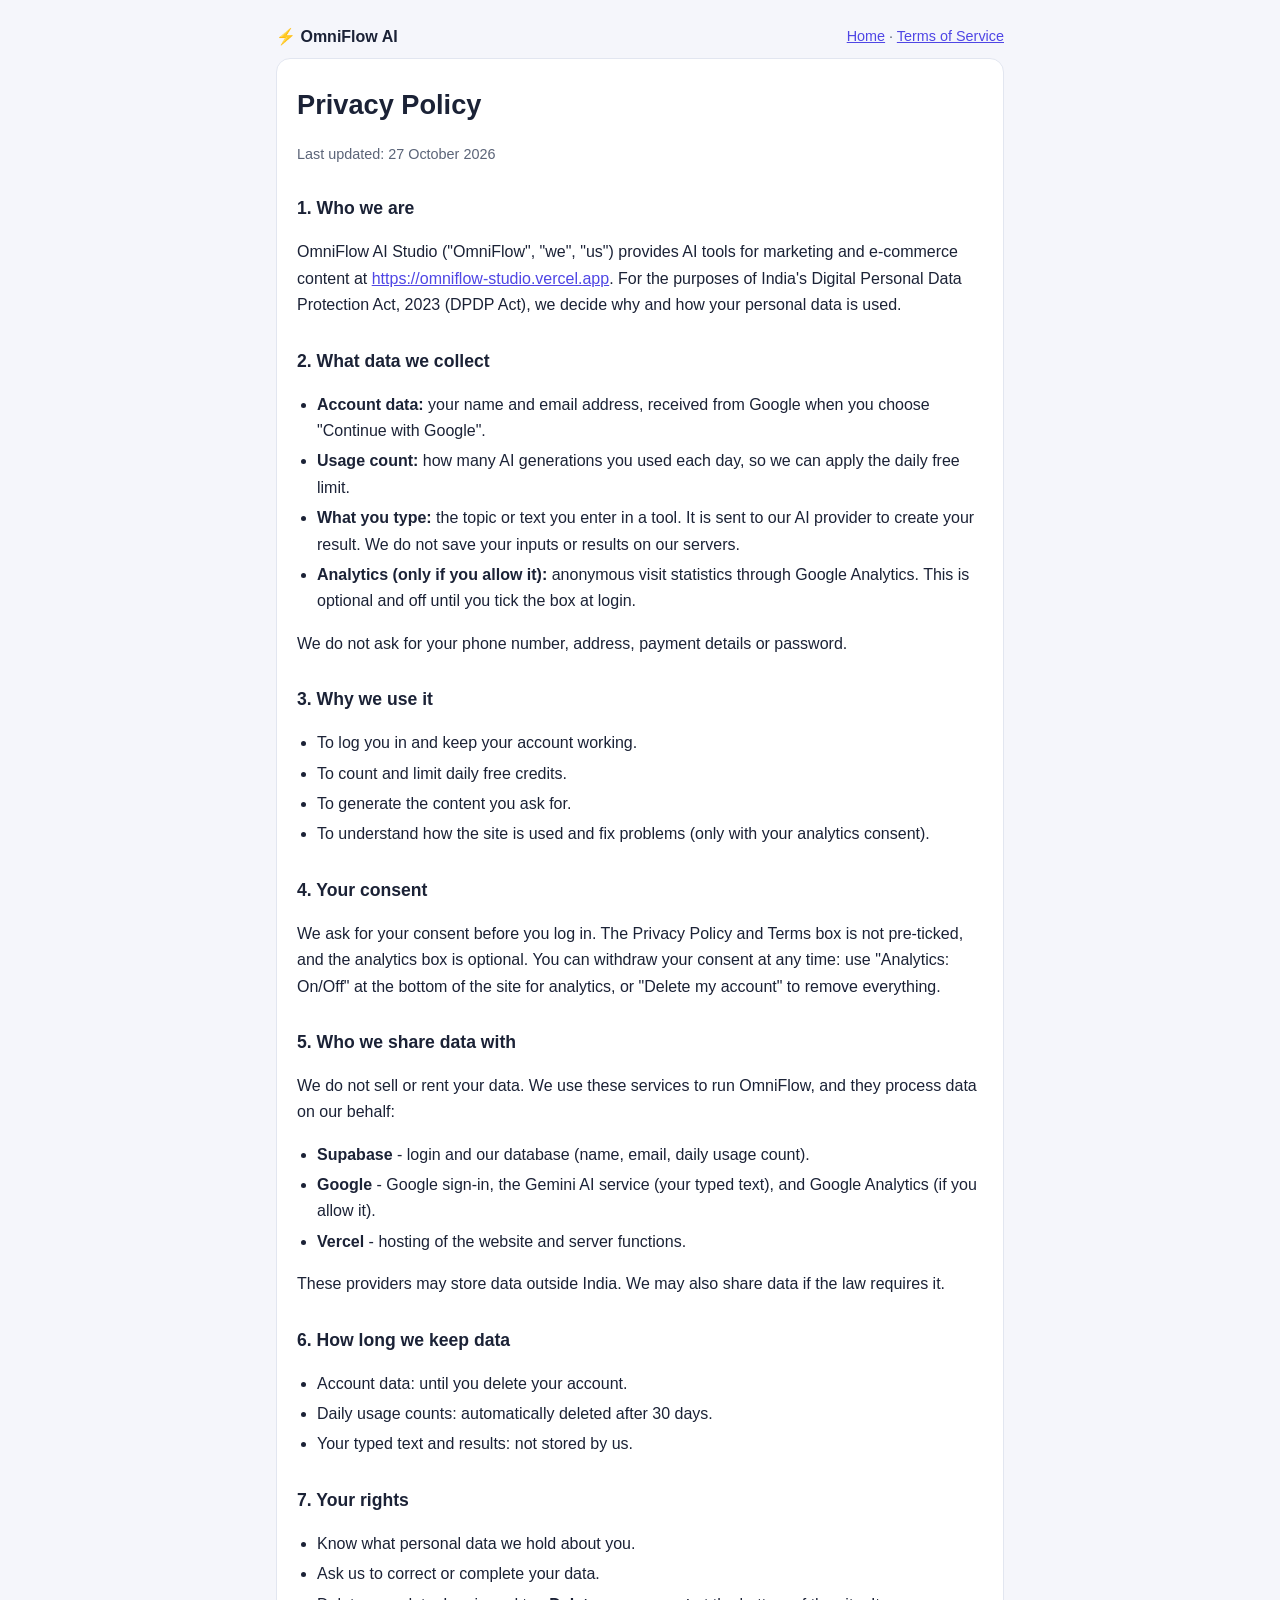
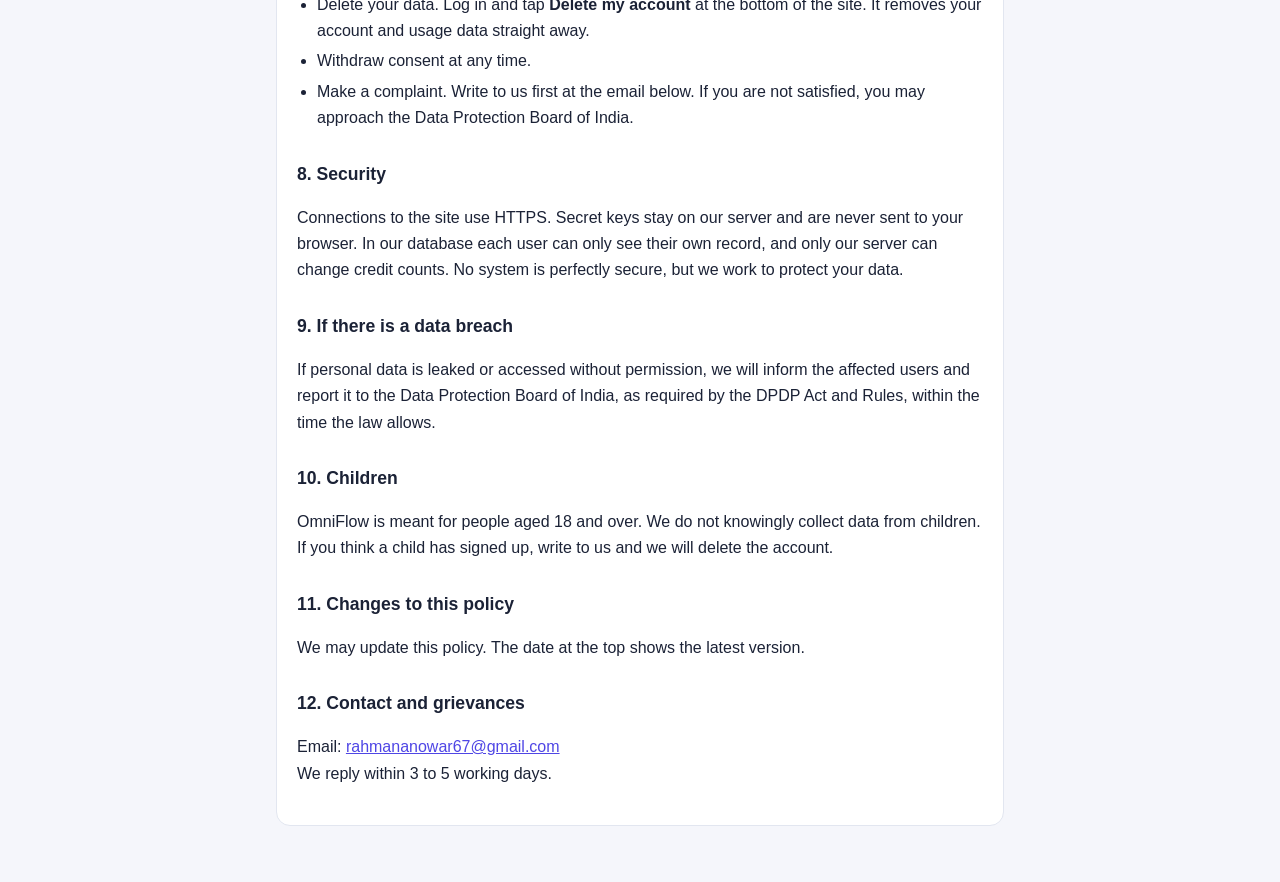
<file: privacy.html>
<!DOCTYPE html>
<html lang="en">
<head>
  <meta charset="UTF-8">
  <meta name="viewport" content="width=device-width, initial-scale=1.0">
  <title>Privacy Policy - OmniFlow AI</title>
  <meta name="description" content="Privacy Policy of OmniFlow AI Studio.">
  <meta name="theme-color" content="#0f172a">
  <style>
    :root { --bg:#0b1020; --card:#111a2e; --text:#e5e7ef; --muted:#9aa3b8; --accent:#8b7bff; --line:#22304d; }
    @media (prefers-color-scheme: light) { :root { --bg:#f5f6fb; --card:#ffffff; --text:#1b2236; --muted:#5b6478; --accent:#4f46e5; --line:#e2e6f0; } }
    * { box-sizing: border-box; }
    body { margin:0; background:var(--bg); color:var(--text); font-family:-apple-system,BlinkMacSystemFont,"Segoe UI",Roboto,sans-serif; line-height:1.65; }
    main { max-width:760px; margin:0 auto; padding:24px 16px 56px; }
    a { color:var(--accent); }
    .top { display:flex; justify-content:space-between; align-items:center; gap:12px; flex-wrap:wrap; margin-bottom:8px; }
    .brand { font-weight:700; text-decoration:none; color:var(--text); }
    h1 { font-size:1.7rem; margin:18px 0 4px; }
    h2 { font-size:1.1rem; margin:28px 0 6px; }
    p, li { color:var(--text); }
    .muted { color:var(--muted); font-size:.9rem; }
    .card { background:var(--card); border:1px solid var(--line); border-radius:14px; padding:6px 20px 22px; }
    ul { padding-left:20px; }
    li { margin:4px 0; }
  </style>
</head>
<body>
  <main>
    <div class="top">
      <a class="brand" href="/">&#9889; OmniFlow AI</a>
      <span class="muted"><a href="/">Home</a> &middot; <a href="/terms.html">Terms of Service</a></span>
    </div>
    <div class="card">
      <h1>Privacy Policy</h1>
      <p class="muted">Last updated: 27 October 2026</p>

      <h2>1. Who we are</h2>
      <p>OmniFlow AI Studio ("OmniFlow", "we", "us") provides AI tools for marketing and e-commerce content at <a href="https://omniflow-studio.vercel.app">https://omniflow-studio.vercel.app</a>. For the purposes of India's Digital Personal Data Protection Act, 2023 (DPDP Act), we decide why and how your personal data is used.</p>

      <h2>2. What data we collect</h2>
      <ul>
        <li><strong>Account data:</strong> your name and email address, received from Google when you choose "Continue with Google".</li>
        <li><strong>Usage count:</strong> how many AI generations you used each day, so we can apply the daily free limit.</li>
        <li><strong>What you type:</strong> the topic or text you enter in a tool. It is sent to our AI provider to create your result. We do not save your inputs or results on our servers.</li>
        <li><strong>Analytics (only if you allow it):</strong> anonymous visit statistics through Google Analytics. This is optional and off until you tick the box at login.</li>
      </ul>
      <p>We do not ask for your phone number, address, payment details or password.</p>

      <h2>3. Why we use it</h2>
      <ul>
        <li>To log you in and keep your account working.</li>
        <li>To count and limit daily free credits.</li>
        <li>To generate the content you ask for.</li>
        <li>To understand how the site is used and fix problems (only with your analytics consent).</li>
      </ul>

      <h2>4. Your consent</h2>
      <p>We ask for your consent before you log in. The Privacy Policy and Terms box is not pre-ticked, and the analytics box is optional. You can withdraw your consent at any time: use "Analytics: On/Off" at the bottom of the site for analytics, or "Delete my account" to remove everything.</p>

      <h2>5. Who we share data with</h2>
      <p>We do not sell or rent your data. We use these services to run OmniFlow, and they process data on our behalf:</p>
      <ul>
        <li><strong>Supabase</strong> - login and our database (name, email, daily usage count).</li>
        <li><strong>Google</strong> - Google sign-in, the Gemini AI service (your typed text), and Google Analytics (if you allow it).</li>
        <li><strong>Vercel</strong> - hosting of the website and server functions.</li>
      </ul>
      <p>These providers may store data outside India. We may also share data if the law requires it.</p>

      <h2>6. How long we keep data</h2>
      <ul>
        <li>Account data: until you delete your account.</li>
        <li>Daily usage counts: automatically deleted after 30 days.</li>
        <li>Your typed text and results: not stored by us.</li>
      </ul>

      <h2>7. Your rights</h2>
      <ul>
        <li>Know what personal data we hold about you.</li>
        <li>Ask us to correct or complete your data.</li>
        <li>Delete your data. Log in and tap <strong>Delete my account</strong> at the bottom of the site. It removes your account and usage data straight away.</li>
        <li>Withdraw consent at any time.</li>
        <li>Make a complaint. Write to us first at the email below. If you are not satisfied, you may approach the Data Protection Board of India.</li>
      </ul>

      <h2>8. Security</h2>
      <p>Connections to the site use HTTPS. Secret keys stay on our server and are never sent to your browser. In our database each user can only see their own record, and only our server can change credit counts. No system is perfectly secure, but we work to protect your data.</p>

      <h2>9. If there is a data breach</h2>
      <p>If personal data is leaked or accessed without permission, we will inform the affected users and report it to the Data Protection Board of India, as required by the DPDP Act and Rules, within the time the law allows.</p>

      <h2>10. Children</h2>
      <p>OmniFlow is meant for people aged 18 and over. We do not knowingly collect data from children. If you think a child has signed up, write to us and we will delete the account.</p>

      <h2>11. Changes to this policy</h2>
      <p>We may update this policy. The date at the top shows the latest version.</p>

      <h2>12. Contact and grievances</h2>
      <p>Email: <a href="mailto:rahmananowar67@gmail.com">rahmananowar67@gmail.com</a><br>We reply within 3 to 5 working days.</p>

    </div>
  </main>
</body>
</html>
</file>
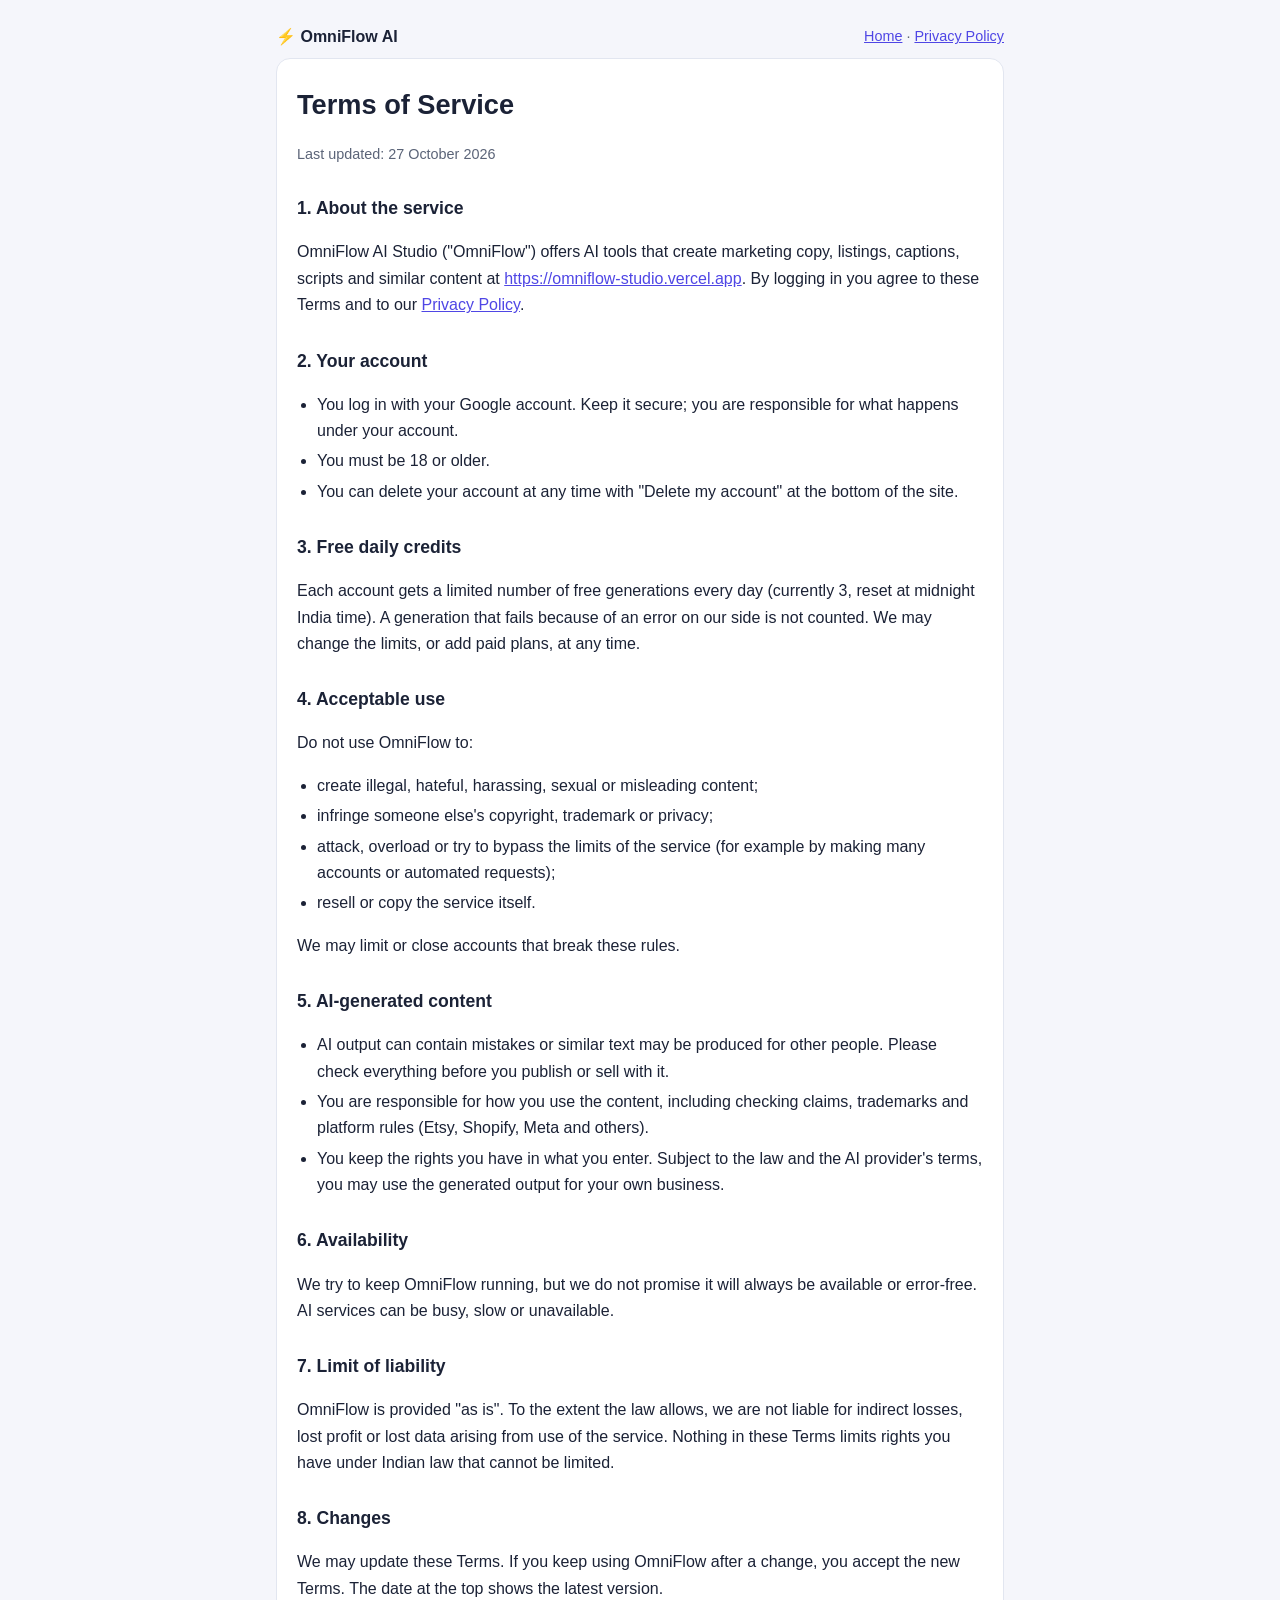
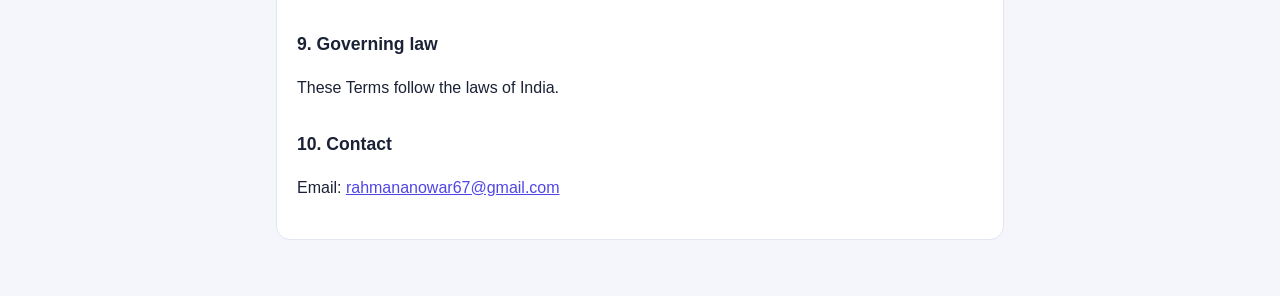
<file: terms.html>
<!DOCTYPE html>
<html lang="en">
<head>
  <meta charset="UTF-8">
  <meta name="viewport" content="width=device-width, initial-scale=1.0">
  <title>Terms of Service - OmniFlow AI</title>
  <meta name="description" content="Terms of Service of OmniFlow AI Studio.">
  <meta name="theme-color" content="#0f172a">
  <style>
    :root { --bg:#0b1020; --card:#111a2e; --text:#e5e7ef; --muted:#9aa3b8; --accent:#8b7bff; --line:#22304d; }
    @media (prefers-color-scheme: light) { :root { --bg:#f5f6fb; --card:#ffffff; --text:#1b2236; --muted:#5b6478; --accent:#4f46e5; --line:#e2e6f0; } }
    * { box-sizing: border-box; }
    body { margin:0; background:var(--bg); color:var(--text); font-family:-apple-system,BlinkMacSystemFont,"Segoe UI",Roboto,sans-serif; line-height:1.65; }
    main { max-width:760px; margin:0 auto; padding:24px 16px 56px; }
    a { color:var(--accent); }
    .top { display:flex; justify-content:space-between; align-items:center; gap:12px; flex-wrap:wrap; margin-bottom:8px; }
    .brand { font-weight:700; text-decoration:none; color:var(--text); }
    h1 { font-size:1.7rem; margin:18px 0 4px; }
    h2 { font-size:1.1rem; margin:28px 0 6px; }
    p, li { color:var(--text); }
    .muted { color:var(--muted); font-size:.9rem; }
    .card { background:var(--card); border:1px solid var(--line); border-radius:14px; padding:6px 20px 22px; }
    ul { padding-left:20px; }
    li { margin:4px 0; }
  </style>
</head>
<body>
  <main>
    <div class="top">
      <a class="brand" href="/">&#9889; OmniFlow AI</a>
      <span class="muted"><a href="/">Home</a> &middot; <a href="/privacy.html">Privacy Policy</a></span>
    </div>
    <div class="card">
      <h1>Terms of Service</h1>
      <p class="muted">Last updated: 27 October 2026</p>

      <h2>1. About the service</h2>
      <p>OmniFlow AI Studio ("OmniFlow") offers AI tools that create marketing copy, listings, captions, scripts and similar content at <a href="https://omniflow-studio.vercel.app">https://omniflow-studio.vercel.app</a>. By logging in you agree to these Terms and to our <a href="/privacy.html">Privacy Policy</a>.</p>

      <h2>2. Your account</h2>
      <ul>
        <li>You log in with your Google account. Keep it secure; you are responsible for what happens under your account.</li>
        <li>You must be 18 or older.</li>
        <li>You can delete your account at any time with "Delete my account" at the bottom of the site.</li>
      </ul>

      <h2>3. Free daily credits</h2>
      <p>Each account gets a limited number of free generations every day (currently 3, reset at midnight India time). A generation that fails because of an error on our side is not counted. We may change the limits, or add paid plans, at any time.</p>

      <h2>4. Acceptable use</h2>
      <p>Do not use OmniFlow to:</p>
      <ul>
        <li>create illegal, hateful, harassing, sexual or misleading content;</li>
        <li>infringe someone else's copyright, trademark or privacy;</li>
        <li>attack, overload or try to bypass the limits of the service (for example by making many accounts or automated requests);</li>
        <li>resell or copy the service itself.</li>
      </ul>
      <p>We may limit or close accounts that break these rules.</p>

      <h2>5. AI-generated content</h2>
      <ul>
        <li>AI output can contain mistakes or similar text may be produced for other people. Please check everything before you publish or sell with it.</li>
        <li>You are responsible for how you use the content, including checking claims, trademarks and platform rules (Etsy, Shopify, Meta and others).</li>
        <li>You keep the rights you have in what you enter. Subject to the law and the AI provider's terms, you may use the generated output for your own business.</li>
      </ul>

      <h2>6. Availability</h2>
      <p>We try to keep OmniFlow running, but we do not promise it will always be available or error-free. AI services can be busy, slow or unavailable.</p>

      <h2>7. Limit of liability</h2>
      <p>OmniFlow is provided "as is". To the extent the law allows, we are not liable for indirect losses, lost profit or lost data arising from use of the service. Nothing in these Terms limits rights you have under Indian law that cannot be limited.</p>

      <h2>8. Changes</h2>
      <p>We may update these Terms. If you keep using OmniFlow after a change, you accept the new Terms. The date at the top shows the latest version.</p>

      <h2>9. Governing law</h2>
      <p>These Terms follow the laws of India.</p>

      <h2>10. Contact</h2>
      <p>Email: <a href="mailto:rahmananowar67@gmail.com">rahmananowar67@gmail.com</a></p>

    </div>
  </main>
</body>
</html>
</file>
